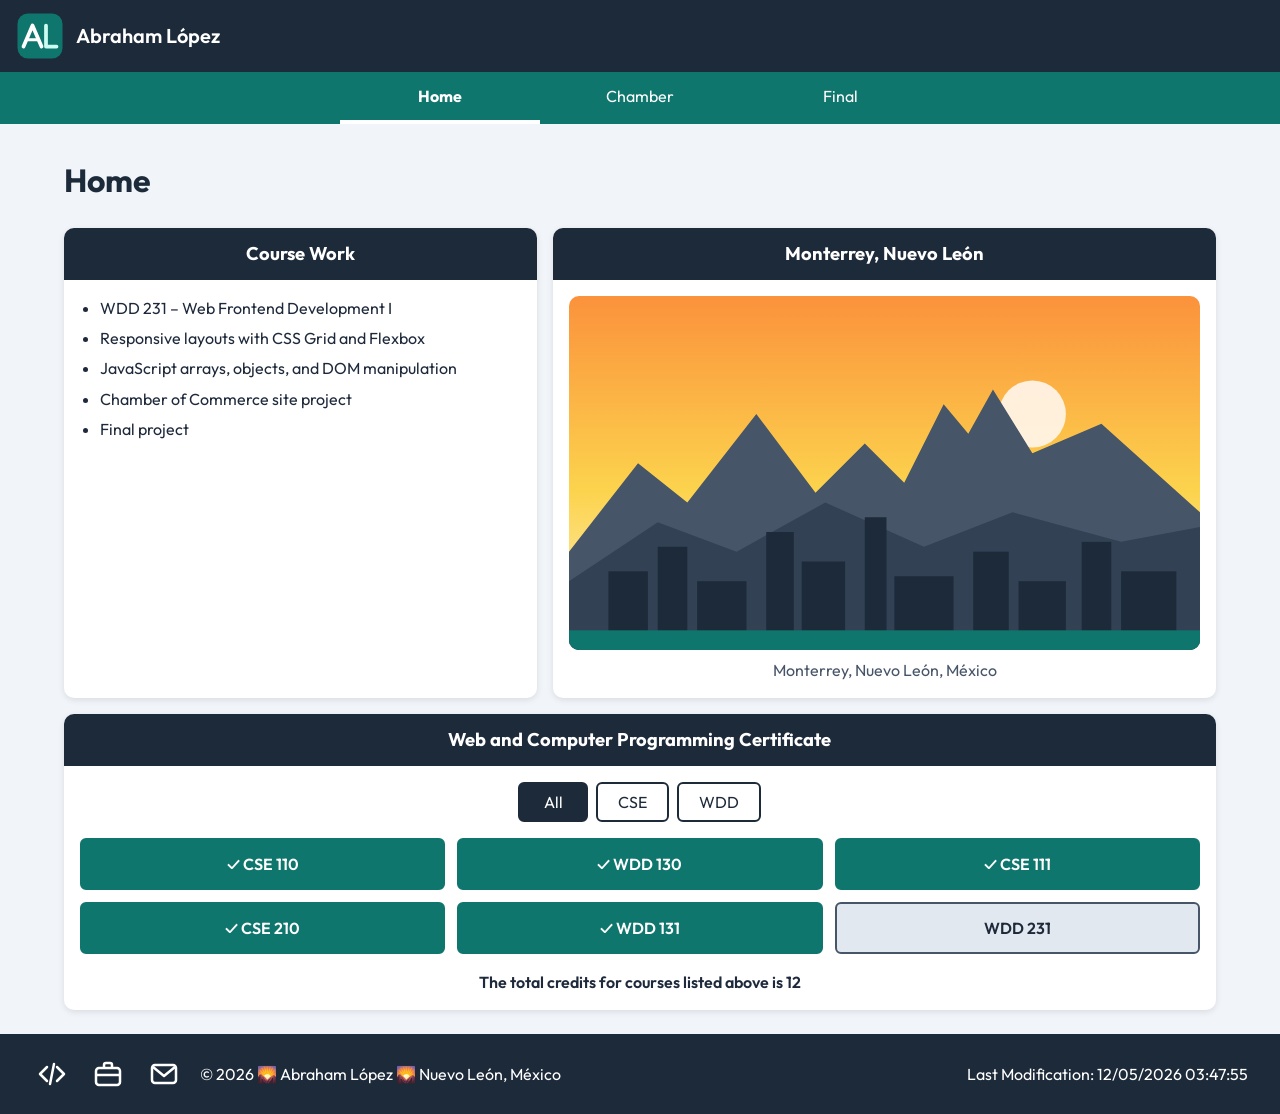
<file: index.html>
<!DOCTYPE html>
<html lang="en">
<head>
  <meta charset="UTF-8">
  <meta name="viewport" content="width=device-width, initial-scale=1.0">
  <title>Abraham López | WDD 231 - Web Frontend Development I</title>
  <meta name="description" content="WDD 231 course home page for Abraham López: course work, Web and Computer Programming certificate progress, and links to the Chamber and Final projects.">
  <meta name="author" content="Abraham López">

  <!-- Google Fonts -->
  <link rel="preconnect" href="https://fonts.googleapis.com">
  <link rel="preconnect" href="https://fonts.gstatic.com" crossorigin>
  <link href="https://fonts.googleapis.com/css2?family=Outfit:wght@400;600;700&display=swap" rel="stylesheet">

  <!-- Styles: small first, then larger (contains the media query) -->
  <link rel="stylesheet" href="styles/small.css">
  <link rel="stylesheet" href="styles/larger.css">

  <!-- Scripts -->
  <script src="scripts/navigation.js" defer></script>
  <script src="scripts/date.js" defer></script>
  <script src="scripts/course.js" defer></script>
</head>
<body>
  <header>
    <div class="brand">
      <img src="images/logo.svg" alt="Abraham López logo" width="48" height="48">
      <span>Abraham López</span>
    </div>
    <button id="menu" aria-label="Toggle navigation menu" aria-expanded="false" aria-controls="nav-links"></button>
  </header>

  <nav>
    <ul id="nav-links">
      <li><a href="index.html" class="active" aria-current="page">Home</a></li>
      <li><a href="chamber/index.html">Chamber</a></li>
      <li><a href="final/index.html">Final</a></li>
    </ul>
  </nav>

  <main>
    <h1>Home</h1>

    <section class="card coursework">
      <h2>Course Work</h2>
      <ul>
        <li>WDD 231 – Web Frontend Development I</li>
        <li>Responsive layouts with CSS Grid and Flexbox</li>
        <li>JavaScript arrays, objects, and DOM manipulation</li>
        <li>Chamber of Commerce site project</li>
        <li>Final project</li>
      </ul>
    </section>

    <section class="card place">
      <h2>Monterrey, Nuevo León</h2>
      <figure>
        <img src="images/monterrey.svg" alt="Illustration of mountains over the Monterrey skyline" width="640" height="360" loading="lazy">
        <figcaption>Monterrey, Nuevo León, México</figcaption>
      </figure>
    </section>

    <section class="card certificate">
      <h2>Web and Computer Programming Certificate</h2>
      <div class="filters" role="group" aria-label="Filter courses">
        <button type="button" data-filter="all" class="selected">All</button>
        <button type="button" data-filter="CSE">CSE</button>
        <button type="button" data-filter="WDD">WDD</button>
      </div>
      <div id="courses" aria-live="polite"></div>
      <p id="credits"></p>
    </section>
  </main>

  <footer>
    <div class="social">
      <a href="https://github.com/YOUR-GITHUB-USERNAME" aria-label="GitHub profile">
        <img src="images/github.svg" alt="GitHub icon" width="32" height="32">
      </a>
      <a href="https://www.linkedin.com/in/YOUR-LINKEDIN-ID" aria-label="LinkedIn profile">
        <img src="images/linkedin.svg" alt="LinkedIn icon" width="32" height="32">
      </a>
      <a href="mailto:abrahamolopezp@gmail.com" aria-label="Send email">
        <img src="images/email.svg" alt="Email icon" width="32" height="32">
      </a>
    </div>
    <p>&copy; <span id="currentyear"></span> 🌄 Abraham López 🌄 Nuevo León, México</p>
    <p id="lastModified"></p>
  </footer>
</body>
</html>
</file>
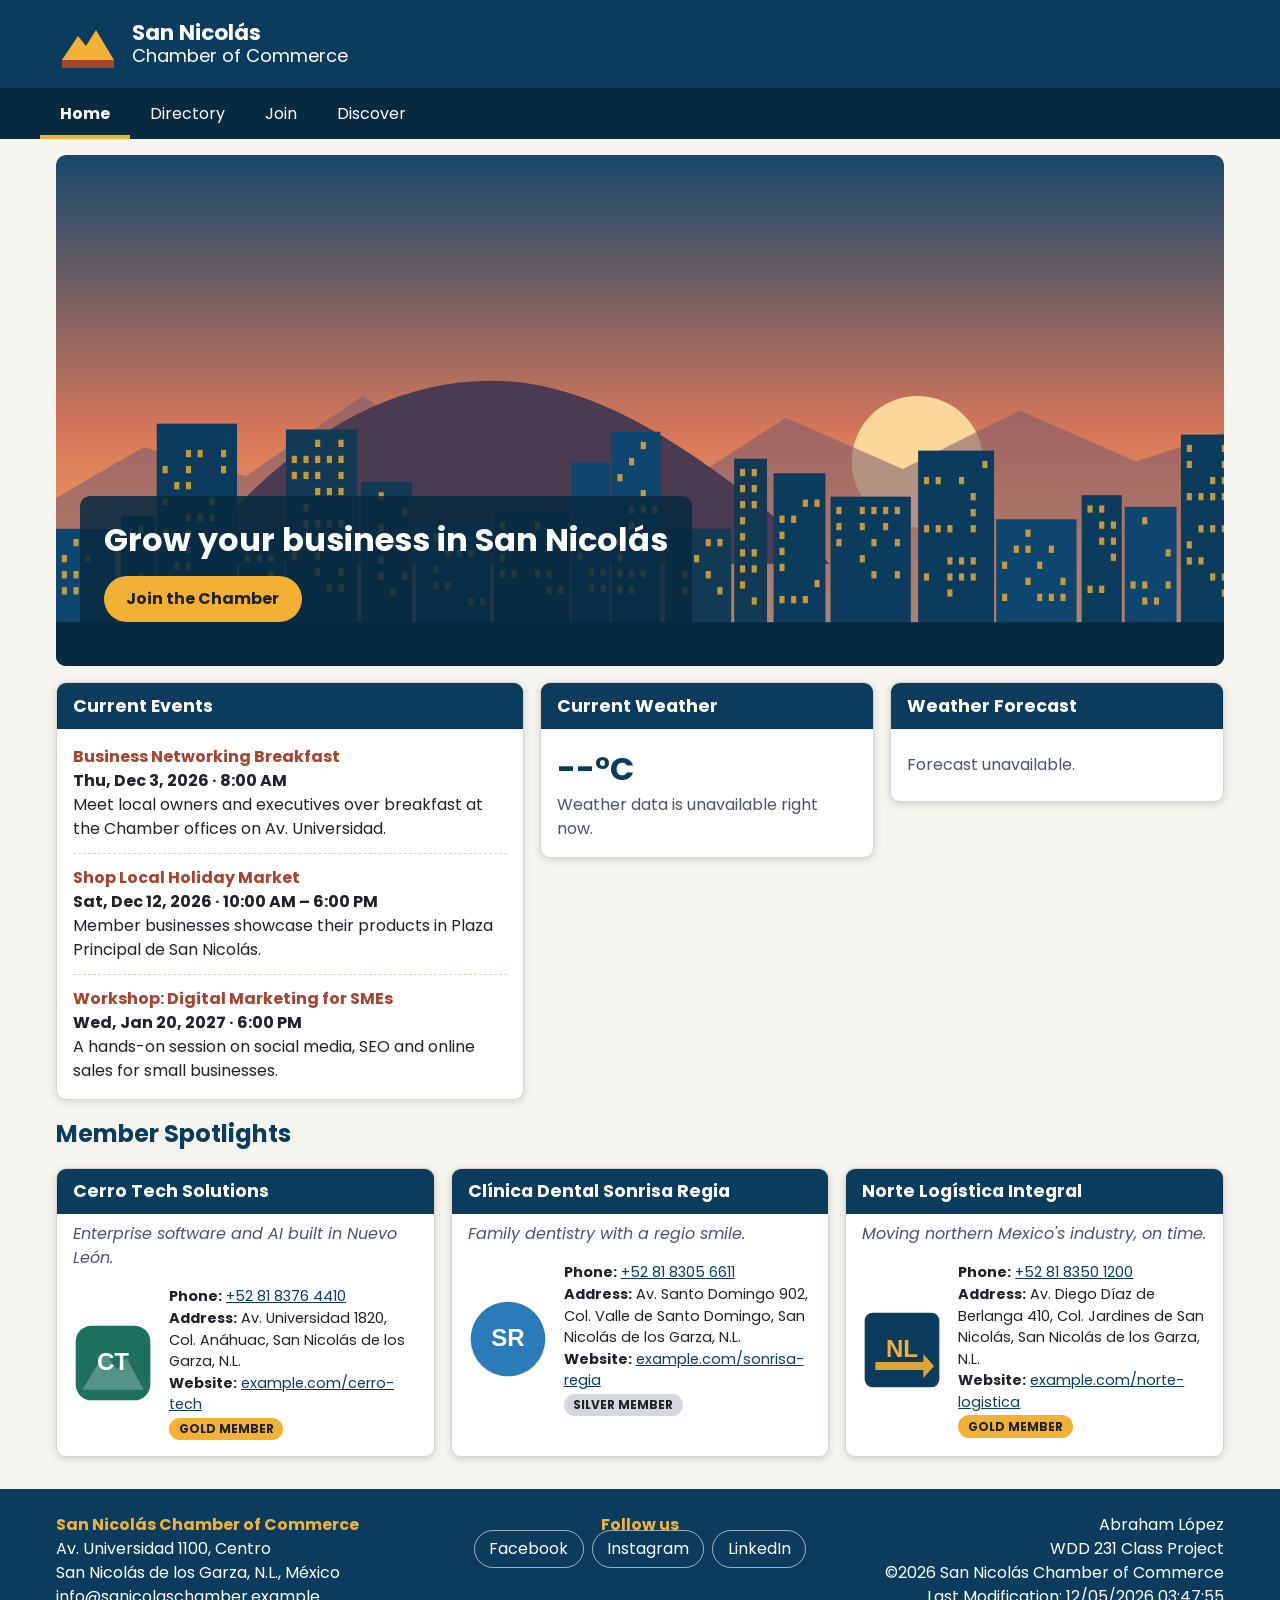
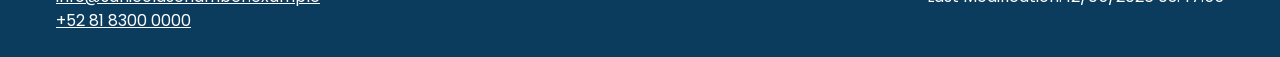
<file: chamber/index.html>
<!DOCTYPE html>
<html lang="en">

<head>
  <meta charset="UTF-8">
  <meta name="viewport" content="width=device-width, initial-scale=1.0">
  <title>San Nicolás Chamber of Commerce | Home</title>
  <meta name="description"
    content="The San Nicolás de los Garza Chamber of Commerce connects local businesses with events, networking, member spotlights and resources to grow in Nuevo León.">
  <meta name="author" content="Abraham López">

  <!-- Open Graph (Facebook) -->
  <meta property="og:title" content="San Nicolás Chamber of Commerce">
  <meta property="og:description"
    content="Events, networking and member spotlights for businesses in San Nicolás de los Garza, Nuevo León.">
  <meta property="og:image" content="https://harsh85cs.github.io/wdd231/chamber/images/og-image.png">
  <meta property="og:url" content="https://harsh85cs.github.io/wdd231/chamber/index.html">
  <meta property="og:type" content="website">

  <link rel="icon" href="images/favicon.svg" type="image/svg+xml">

  <link rel="preconnect" href="https://fonts.googleapis.com">
  <link rel="preconnect" href="https://fonts.gstatic.com" crossorigin>
  <link href="https://fonts.googleapis.com/css2?family=Poppins:wght@400;600;700&display=swap" rel="stylesheet">

  <link rel="stylesheet" href="styles/normalize.css">
  <link rel="stylesheet" href="styles/small.css">
  <link rel="stylesheet" href="styles/larger.css">
  <script src="scripts/common.js" defer></script>
  <script src="scripts/home.js" defer></script>
</head>

<body>
  <header>
    <div class="header-bar">
      <a class="brand" href="index.html">
        <img src="images/logo.svg" alt="San Nicolás Chamber of Commerce logo" width="64" height="64">
        <span>San Nicolás <small>Chamber of Commerce</small></span>
      </a>
      <button id="menu" type="button" aria-label="Open menu" aria-expanded="false" aria-controls="primary-nav"></button>
    </div>
    <nav id="primary-nav" aria-label="Main">
      <ul class="nav-list">
        <li><a href="index.html" class="active" aria-current="page">Home</a></li>
        <li><a href="directory.html">Directory</a></li>
        <li><a href="join.html">Join</a></li>
        <li><a href="discover.html">Discover</a></li>
      </ul>
    </nav>
  </header>

  <main>
    <section class="hero">
      <img src="images/hero.svg"
        alt="Illustrated skyline of San Nicolás de los Garza at sunrise with the Topo Chico hill behind the city"
        width="1600" height="700" fetchpriority="high">
      <div class="hero-content">
        <h1>Grow your business in San Nicolás</h1>
        <a class="cta" href="join.html">Join the Chamber</a>
      </div>
    </section>

    <div class="home-grid">
      <section class="card events">
        <h2>Current Events</h2>
        <div class="card-body">
          <article class="event">
            <h3>Business Networking Breakfast</h3>
            <p><strong>Thu, Dec 3, 2026 · 8:00 AM</strong></p>
            <p>Meet local owners and executives over breakfast at the Chamber offices on Av. Universidad.</p>
          </article>
          <article class="event">
            <h3>Shop Local Holiday Market</h3>
            <p><strong>Sat, Dec 12, 2026 · 10:00 AM – 6:00 PM</strong></p>
            <p>Member businesses showcase their products in Plaza Principal de San Nicolás.</p>
          </article>
          <article class="event">
            <h3>Workshop: Digital Marketing for SMEs</h3>
            <p><strong>Wed, Jan 20, 2027 · 6:00 PM</strong></p>
            <p>A hands-on session on social media, SEO and online sales for small businesses.</p>
          </article>
        </div>
      </section>

      <section class="card weather">
        <h2>Current Weather</h2>
        <div class="card-body">
          <div class="weather-now">
            <img id="weather-icon" src="images/logo.svg" alt="" width="80" height="80" hidden>
            <div>
              <p class="temp" id="current-temp">--&deg;C</p>
              <p id="weather-desc" class="status">Loading weather…</p>
            </div>
          </div>
          <div class="weather-details" id="weather-details"></div>
        </div>
      </section>

      <section class="card forecast">
        <h2>Weather Forecast</h2>
        <div class="card-body">
          <ul class="forecast-list" id="forecast">
            <li class="status">Loading forecast…</li>
          </ul>
        </div>
      </section>
    </div>

    <section class="spotlights">
      <h2>Member Spotlights</h2>
      <div class="spotlight-container" id="spotlight-container">
        <p class="status">Loading spotlights…</p>
      </div>
    </section>
  </main>

  <footer>
    <div class="footer-grid">
      <div>
        <h2>San Nicolás Chamber of Commerce</h2>
        <address>
          Av. Universidad 1100, Centro<br>
          San Nicolás de los Garza, N.L., México<br>
          <a href="mailto:info@sanicolaschamber.example">info@sanicolaschamber.example</a><br>
          <a href="tel:+528183000000">+52 81 8300 0000</a>
        </address>
      </div>
      <div class="footer-social">
        <h2>Follow us</h2>
        <ul class="social">
          <li><a href="https://www.facebook.com" target="_blank" rel="noopener">Facebook</a></li>
          <li><a href="https://www.instagram.com" target="_blank" rel="noopener">Instagram</a></li>
          <li><a href="https://www.linkedin.com" target="_blank" rel="noopener">LinkedIn</a></li>
        </ul>
      </div>
      <div class="footer-dev">
        <p>Abraham López</p>
        <p>WDD 231 Class Project</p>
        <p>&copy;<span id="currentyear"></span> San Nicolás Chamber of Commerce</p>
        <p id="lastModified"></p>
      </div>
    </div>
  </footer>

</body>

</html>
</file>
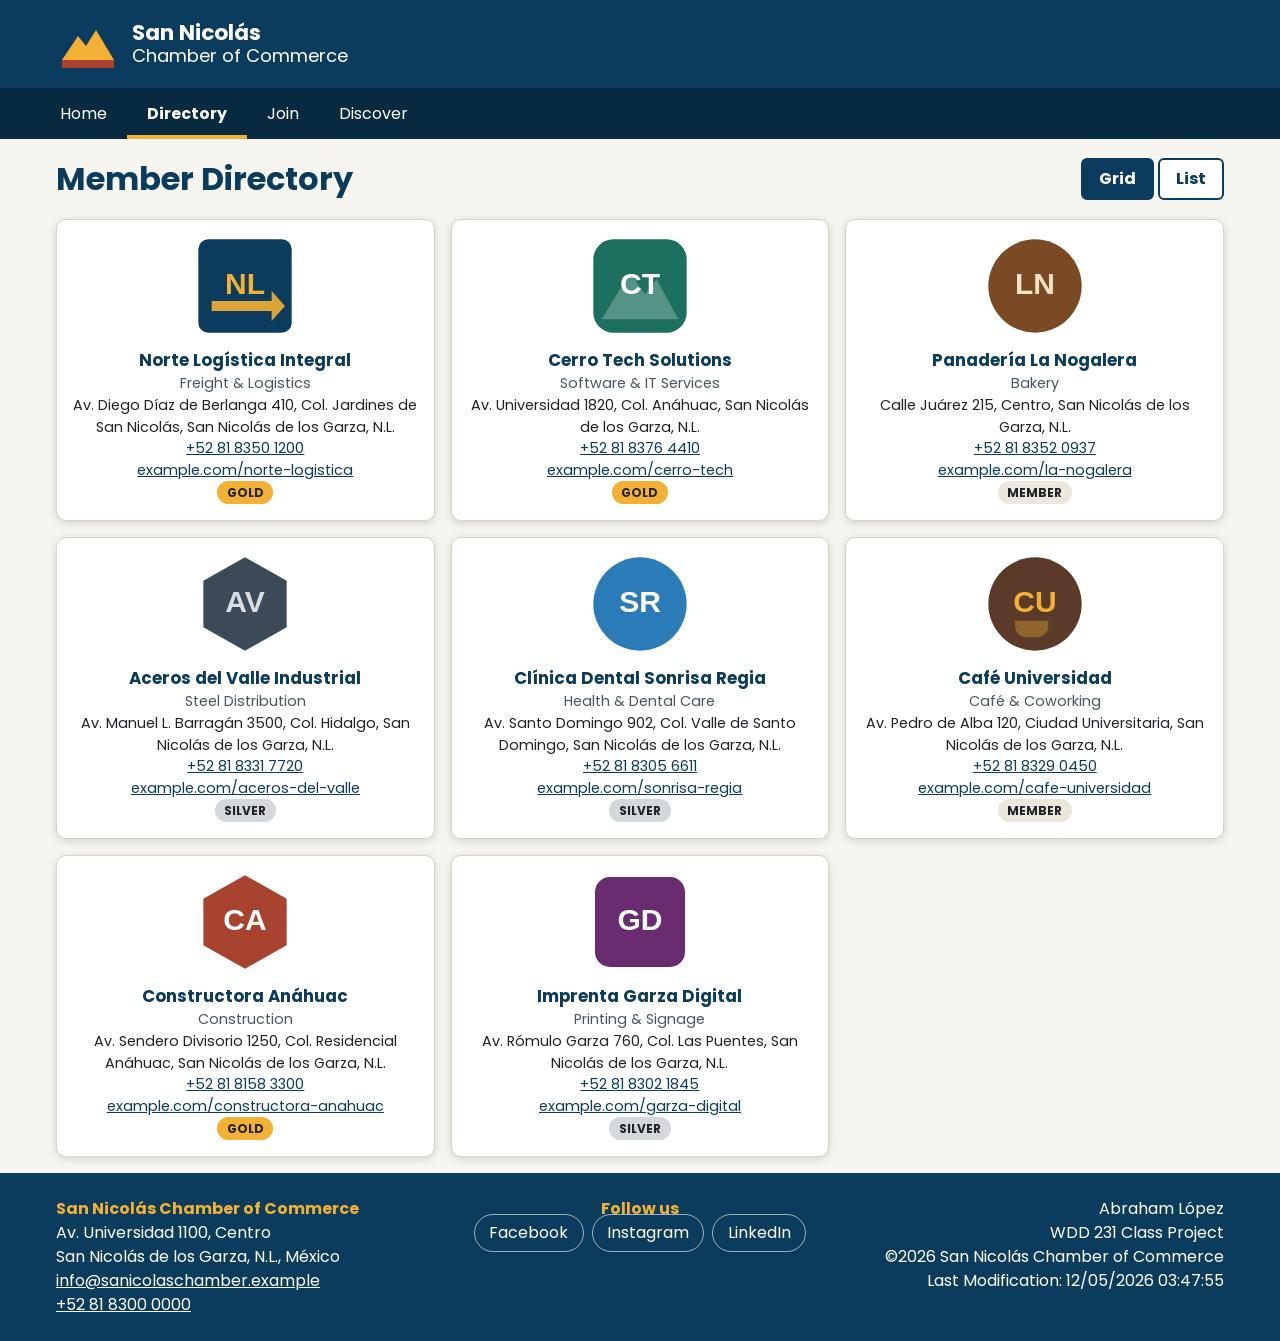
<file: chamber/directory.html>
<!DOCTYPE html>
<html lang="en">

<head>
  <meta charset="UTF-8">
  <meta name="viewport" content="width=device-width, initial-scale=1.0">
  <title>San Nicolás Chamber of Commerce | Member Directory</title>
  <meta name="description"
    content="Browse the member directory of the San Nicolás de los Garza Chamber of Commerce: local businesses, contact information and membership levels.">
  <meta name="author" content="Abraham López">

  <!-- Open Graph (Facebook) -->
  <meta property="og:title" content="San Nicolás Chamber of Commerce | Member Directory">
  <meta property="og:description"
    content="Member directory of local businesses in San Nicolás de los Garza, Nuevo León.">
  <meta property="og:image" content="https://harsh85cs.github.io/wdd231/chamber/images/og-image.png">
  <meta property="og:url" content="https://harsh85cs.github.io/wdd231/chamber/directory.html">
  <meta property="og:type" content="website">

  <link rel="icon" href="images/favicon.svg" type="image/svg+xml">

  <link rel="preconnect" href="https://fonts.googleapis.com">
  <link rel="preconnect" href="https://fonts.gstatic.com" crossorigin>
  <link href="https://fonts.googleapis.com/css2?family=Poppins:wght@400;600;700&display=swap" rel="stylesheet">

  <link rel="stylesheet" href="styles/normalize.css">
  <link rel="stylesheet" href="styles/small.css">
  <link rel="stylesheet" href="styles/larger.css">
  <script src="scripts/common.js" defer></script>
  <script src="scripts/directory.js" defer></script>
</head>

<body>
  <header>
    <div class="header-bar">
      <a class="brand" href="index.html">
        <img src="images/logo.svg" alt="San Nicolás Chamber of Commerce logo" width="64" height="64">
        <span>San Nicolás <small>Chamber of Commerce</small></span>
      </a>
      <button id="menu" type="button" aria-label="Open menu" aria-expanded="false" aria-controls="primary-nav"></button>
    </div>
    <nav id="primary-nav" aria-label="Main">
      <ul class="nav-list">
        <li><a href="index.html">Home</a></li>
        <li><a href="directory.html" class="active" aria-current="page">Directory</a></li>
        <li><a href="join.html">Join</a></li>
        <li><a href="discover.html">Discover</a></li>
      </ul>
    </nav>
  </header>

  <main>
    <div class="directory-header">
      <h1>Member Directory</h1>
      <div class="view-toggle" role="group" aria-label="Directory layout">
        <button id="grid" type="button" aria-pressed="true">Grid</button>
        <button id="list" type="button" aria-pressed="false">List</button>
      </div>
    </div>
    <div id="members" class="members grid">
      <p class="status">Loading members…</p>
    </div>
  </main>

  <footer>
    <div class="footer-grid">
      <div>
        <h2>San Nicolás Chamber of Commerce</h2>
        <address>
          Av. Universidad 1100, Centro<br>
          San Nicolás de los Garza, N.L., México<br>
          <a href="mailto:info@sanicolaschamber.example">info@sanicolaschamber.example</a><br>
          <a href="tel:+528183000000">+52 81 8300 0000</a>
        </address>
      </div>
      <div class="footer-social">
        <h2>Follow us</h2>
        <ul class="social">
          <li><a href="https://www.facebook.com" target="_blank" rel="noopener">Facebook</a></li>
          <li><a href="https://www.instagram.com" target="_blank" rel="noopener">Instagram</a></li>
          <li><a href="https://www.linkedin.com" target="_blank" rel="noopener">LinkedIn</a></li>
        </ul>
      </div>
      <div class="footer-dev">
        <p>Abraham López</p>
        <p>WDD 231 Class Project</p>
        <p>&copy;<span id="currentyear"></span> San Nicolás Chamber of Commerce</p>
        <p id="lastModified"></p>
      </div>
    </div>
  </footer>

</body>

</html>
</file>
<file: styles/small.css>
/* ===== small.css — mobile-first base styles (320px and up) ===== */
:root {
  --primary: #1d2a3a;      /* deep navy */
  --accent: #0f766e;       /* teal */
  --accent-light: #ccfbf1;
  --surface: #ffffff;
  --background: #f1f5f9;
  --text: #1e293b;
  --muted: #475569;
  --pending: #e2e8f0;
  --white: #ffffff;
  --shadow: #0000001a;    /* black at 10% */
  --clear: #00000000;     /* fully transparent */
  --radius: 10px;
  --font: "Outfit", Arial, Helvetica, sans-serif;
}

*,
*::before,
*::after {
  box-sizing: border-box;
}

body {
  margin: 0;
  font-family: var(--font);
  color: var(--text);
  background-color: var(--background);
  line-height: 1.5;
}

img {
  max-width: 100%;
  height: auto;
  display: block;
}

/* ---------- Header ---------- */
header {
  display: flex;
  align-items: center;
  justify-content: space-between;
  padding: 0.75rem 1rem;
  background-color: var(--primary);
  color: var(--white);
}

.brand {
  display: flex;
  align-items: center;
  gap: 0.75rem;
}

.brand span {
  font-size: 1.25rem;
  font-weight: 600;
}

/* Hamburger button */
#menu {
  font-size: 1.75rem;
  width: 44px;
  height: 44px;
  background-color: var(--clear);
  border: 2px solid var(--clear);
  border-radius: 6px;
  color: var(--white);
  cursor: pointer;
}

#menu::before {
  content: "☰";
}

#menu.open::before {
  content: "✖";
}

#menu:focus-visible {
  border-color: var(--accent-light);
}

/* ---------- Navigation ---------- */
nav {
  background-color: var(--accent);
}

nav ul {
  list-style: none;
  margin: 0;
  padding: 0;
  display: none; /* hidden on small screens until toggled */
}

nav ul.open {
  display: block;
}

nav a {
  display: block;
  padding: 0.75rem 1rem;
  color: var(--white);
  text-decoration: none;
  border-left: 4px solid var(--clear); /* fixed width: no twitch on hover */
}

nav a:hover,
nav a:focus-visible {
  background-color: var(--primary);
}

/* Wayfinding: current page */
nav a.active {
  border-left-color: var(--white);
  font-weight: 700;
}

/* ---------- Main ---------- */
main {
  max-width: 1200px;
  margin: 0 auto;
  padding: 1rem;
  display: grid;
  gap: 1rem;
}

h1 {
  margin: 0.5rem 0;
  color: var(--primary);
}

.card {
  background-color: var(--surface);
  border-radius: var(--radius);
  box-shadow: 0 2px 6px var(--shadow);
  overflow: hidden;
}

.card h2 {
  margin: 0;
  padding: 0.75rem 1rem;
  background-color: var(--primary);
  color: var(--white);
  font-size: 1.15rem;
  text-align: center;
}

.coursework ul {
  margin: 0;
  padding: 1rem 1rem 1rem 2.25rem;
}

.coursework li {
  margin-bottom: 0.4rem;
}

/* Place section */
.place figure {
  margin: 0;
  padding: 1rem;
}

.place img {
  width: 100%;
  border-radius: var(--radius);
  aspect-ratio: 16 / 9;
  object-fit: cover;
}

.place figcaption {
  margin-top: 0.5rem;
  text-align: center;
  color: var(--muted);
}

/* ---------- Certificate / course cards ---------- */
.filters {
  display: flex;
  justify-content: center;
  gap: 0.5rem;
  padding: 1rem 1rem 0;
}

.filters button {
  font-family: var(--font);
  font-size: 1rem;
  padding: 0.5rem 1.25rem;
  min-width: 70px;
  border: 2px solid var(--primary);
  border-radius: 6px;
  background-color: var(--surface);
  color: var(--primary);
  cursor: pointer;
}

.filters button:hover,
.filters button:focus-visible {
  background-color: var(--accent-light);
}

.filters button.selected {
  background-color: var(--primary);
  color: var(--white);
}

#courses {
  display: grid;
  grid-template-columns: repeat(2, 1fr);
  gap: 0.75rem;
  padding: 1rem;
}

.course {
  border: 2px solid var(--muted);
  border-radius: 6px;
  padding: 0.75rem 0.5rem;
  background-color: var(--pending);
  color: var(--text);
  text-align: center;
  font-weight: 600;
}

/* Completed courses: complementary but distinct style */
.course.completed {
  background-color: var(--accent);
  border-color: var(--accent);
  color: var(--white);
}

.course.completed::before {
  content: "✓ ";
}

#credits {
  margin: 0;
  padding: 0 1rem 1rem;
  text-align: center;
  font-weight: 600;
}

/* ---------- Footer ---------- */
footer {
  background-color: var(--primary);
  color: var(--white);
  padding: 1.25rem 1rem;
  text-align: center;
}

footer p {
  margin: 0.5rem 0;
}

.social {
  display: flex;
  justify-content: center;
  gap: 1rem;
  margin-bottom: 0.5rem;
}

.social a {
  display: inline-block;
  padding: 4px;
  border-radius: 6px;
}

.social a:hover,
.social a:focus-visible {
  background-color: var(--accent);
}
</file>
<file: styles/larger.css>
/* ===== larger.css — wider screens ===== */
@media (min-width: 640px) {
  /* Hide hamburger, show horizontal flex navigation */
  #menu {
    display: none;
  }

  nav ul,
  nav ul.open {
    display: flex;
    justify-content: center;
    max-width: 1200px;
    margin: 0 auto;
  }

  nav li {
    flex: 1 1 0;
    max-width: 200px;
  }

  nav a {
    text-align: center;
    border-left: none;
    border-bottom: 4px solid var(--clear); /* same width always: no twitch */
  }

  nav a.active {
    border-bottom-color: var(--white);
  }

  /* Two-column layout: course work + place side by side, certificate full width */
  main {
    grid-template-columns: 1fr 1fr;
    padding: 1.5rem;
  }

  h1,
  .certificate {
    grid-column: 1 / -1;
  }

  #courses {
    grid-template-columns: repeat(3, 1fr);
  }

  footer {
    display: grid;
    grid-template-columns: auto 1fr auto;
    align-items: center;
    gap: 1rem;
    text-align: left;
    padding: 1.25rem 2rem;
  }

  .social {
    margin-bottom: 0;
  }

  footer p:last-child {
    text-align: right;
  }
}

@media (min-width: 1000px) {
  main {
    grid-template-columns: 1fr 1.4fr;
  }
}
</file>
<file: chamber/styles/small.css>
/* ===== San Nicolás Chamber of Commerce — base / mobile styles ===== */
:root {
  /* Palette: every color is a hex value stored in a variable */
  --primary: #0b3c5d;
  --primary-dark: #082a40;
  --secondary: #a8432f;
  --accent: #f2b134;
  --background: #f7f5f0;
  --white: #ffffff;
  --text: #1f2328;
  --muted: #4b5563;
  --border: #d9d4c7;
  --light: #ece7dc;
  --silver: #d4d8dd;
  --overlay: #082a40d9;
  --white-15: #ffffff26;
  --white-60: #ffffff99;
  --clear: #ffffff00;
  --shadow: 0 2px 8px #00000026;
  --radius: 10px;
}

body {
  font-family: "Poppins", Arial, sans-serif;
  background: var(--background);
  color: var(--text);
  line-height: 1.5;
}

main {
  max-width: 1200px;
  margin: 0 auto;
  padding: 1rem;
}

main a {
  color: var(--primary);
}

/* ---------- Header & navigation ---------- */
header,
footer,
.card > h2,
.spotlight h3 {
  background: var(--primary);
  color: var(--white);
}

.header-bar {
  max-width: 1200px;
  margin: 0 auto;
  padding: 0.75rem 1rem;
  display: flex;
  align-items: center;
  justify-content: space-between;
}

.brand {
  display: flex;
  align-items: center;
  gap: 0.75rem;
  color: var(--white);
  text-decoration: none;
  font-weight: 700;
  line-height: 1.15;
}

.brand small {
  display: block;
  font-weight: 400;
}

#menu {
  background: var(--clear);
  border: 2px solid var(--white-60);
  border-radius: 6px;
  color: var(--white);
  font-size: 1.5rem;
  width: 44px;
  height: 44px;
}

#menu::before {
  content: "☰";
}

#menu.open::before {
  content: "✕";
}

#primary-nav {
  display: none;
  background: var(--primary-dark);
}

#primary-nav.open {
  display: block;
}

#primary-nav a {
  display: block;
  padding: 0.85rem 1rem;
  color: var(--white);
  text-decoration: none;
}

#primary-nav a:hover,
.social a:hover {
  background: var(--white-15);
}

#primary-nav a.active {
  font-weight: 700;
  box-shadow: inset 4px 0 var(--accent);
}

/* ---------- Cards (shared) ---------- */
.card,
.members.grid .member {
  background: var(--white);
  border: 1px solid var(--border);
  border-radius: var(--radius);
  box-shadow: var(--shadow);
  overflow: hidden;
}

.card > h2,
.spotlight h3 {
  font-size: 1.1rem;
  padding: 0.6rem 1rem;
}

.card-body {
  padding: 1rem;
}

.status,
.tagline,
.industry {
  color: var(--muted);
}

/* ---------- Home: hero ---------- */
.hero {
  position: relative;
  border-radius: var(--radius);
  overflow: hidden;
}

.hero img {
  width: 100%;
}

.hero-content {
  background: var(--primary);
  color: var(--white);
  padding: 1rem;
}

.cta {
  display: inline-block;
  margin-top: 0.75rem;
  background: var(--accent);
  color: var(--text);
  font-weight: 700;
  text-decoration: none;
  padding: 0.7rem 1.4rem;
  border-radius: 999px;
}

.cta:hover {
  transform: translateY(-2px);
}

/* ---------- Home: grids ---------- */
.home-grid,
.spotlight-container {
  display: grid;
  gap: 1rem;
  margin: 1rem 0;
}

.event h3 {
  font-size: 1rem;
  color: var(--secondary);
}

.event + .event {
  margin-top: 0.75rem;
  padding-top: 0.75rem;
  border-top: 1px dashed var(--border);
}

.weather-now,
.spotlight-body {
  display: flex;
  align-items: center;
  gap: 1rem;
}

.temp {
  font-size: 2rem;
  font-weight: 700;
  color: var(--primary);
}

.forecast-list li {
  display: flex;
  justify-content: space-between;
  padding: 0.5rem 0;
}

.spotlights > h2,
.directory-header h1 {
  color: var(--primary);
}

.spotlight-body {
  padding: 1rem;
}

.spotlight-body img {
  flex-shrink: 0;
}

.tagline {
  font-style: italic;
  padding: 0.5rem 1rem 0;
}

.spotlight-body p,
.member p {
  font-size: 0.9rem;
  overflow-wrap: anywhere;
}

.level {
  display: inline-block;
  font-size: 0.75rem;
  font-weight: 700;
  text-transform: uppercase;
  padding: 0.15rem 0.6rem;
  border-radius: 999px;
  background: var(--light);
}

.level-3 {
  background: var(--accent);
}

.level-2 {
  background: var(--silver);
}

/* ---------- Directory ---------- */
.directory-header {
  display: flex;
  flex-wrap: wrap;
  justify-content: space-between;
  align-items: center;
  gap: 0.75rem;
}

.view-toggle button {
  background: var(--white);
  border: 2px solid var(--primary);
  color: var(--primary);
  border-radius: 6px;
  padding: 0.45rem 1rem;
  font-weight: 700;
}

.view-toggle button[aria-pressed="true"] {
  background: var(--primary);
  color: var(--white);
}

.members.grid {
  display: grid;
  gap: 1rem;
  margin-top: 1rem;
}

.members.grid .member {
  padding: 1rem;
  text-align: center;
}

.members.grid img {
  margin: 0 auto 0.75rem;
}

.member h2 {
  font-size: 1.05rem;
  color: var(--primary);
}

.members.list {
  margin-top: 1rem;
}

.members.list .member {
  background: var(--white);
  padding: 0.75rem 1rem;
}

.members.list .member:nth-child(even) {
  background: var(--light);
}

.members.list img,
.members.list .industry {
  display: none;
}

/* ---------- Footer ---------- */
.footer-grid {
  max-width: 1200px;
  margin: 0 auto;
  padding: 1.5rem 1rem;
  display: grid;
  gap: 1.25rem;
}

footer h2 {
  font-size: 1rem;
  color: var(--accent);
}

footer a {
  color: var(--white);
}

footer address {
  font-style: normal;
}

.social {
  display: flex;
  gap: 0.5rem;
}

.social a {
  padding: 0.4rem 0.9rem;
  border: 1px solid var(--white-60);
  border-radius: 999px;
  text-decoration: none;
}

:focus-visible {
  outline: 3px solid var(--accent);
  outline-offset: 2px;
}
</file>
<file: chamber/styles/larger.css>
/* ===== Larger views ===== */

/* Tablet and up */
@media (min-width: 40em) {
  .members.grid,
  .spotlight-container {
    grid-template-columns: repeat(2, 1fr);
  }

  .members.list .member {
    display: grid;
    grid-template-columns: 1.3fr 2fr 1fr 1.2fr;
    align-items: center;
    gap: 1rem;
  }

  /* Hero call to action sits over the image */
  .hero-content {
    position: absolute;
    left: 1.5rem;
    bottom: 1.5rem;
    background: var(--overlay);
    border-radius: var(--radius);
    padding: 1.25rem 1.5rem;
  }

  .footer-grid {
    grid-template-columns: repeat(3, 1fr);
  }

  .footer-social {
    text-align: center;
  }

  .social {
    justify-content: center;
  }

  .footer-dev {
    text-align: right;
  }
}

/* Desktop */
@media (min-width: 64em) {
  #menu {
    display: none;
  }

  #primary-nav {
    display: block;
  }

  #primary-nav ul {
    display: flex;
    max-width: 1200px;
    margin: 0 auto;
  }

  #primary-nav a {
    padding: 0.85rem 1.25rem;
  }

  #primary-nav a.active {
    box-shadow: inset 0 -4px var(--accent);
  }

  .brand {
    font-size: 1.35rem;
  }

  .hero-content h1 {
    font-size: 2rem;
  }

  /* Events | Current weather | Forecast */
  .home-grid {
    grid-template-columns: 1.4fr 1fr 1fr;
    align-items: start;
  }

  .members.grid,
  .spotlight-container {
    grid-template-columns: repeat(3, 1fr);
  }
}
</file>
